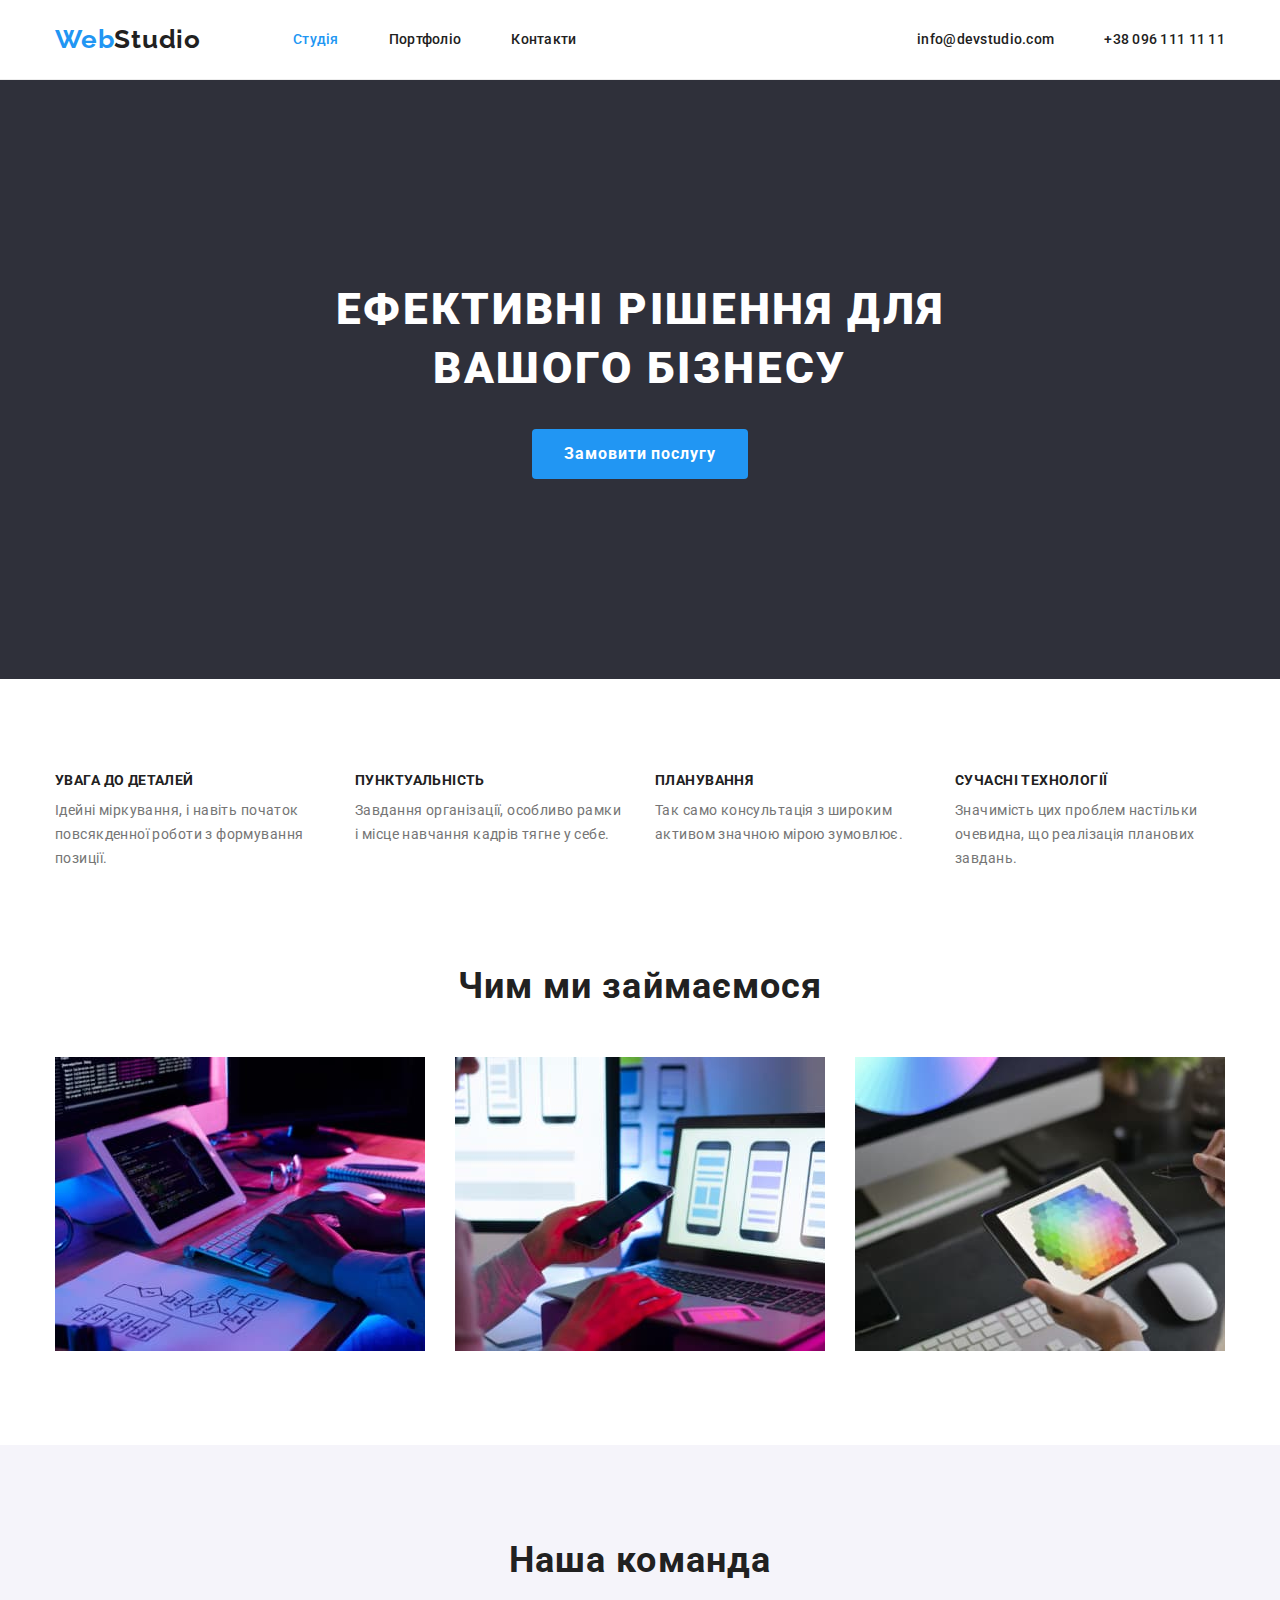
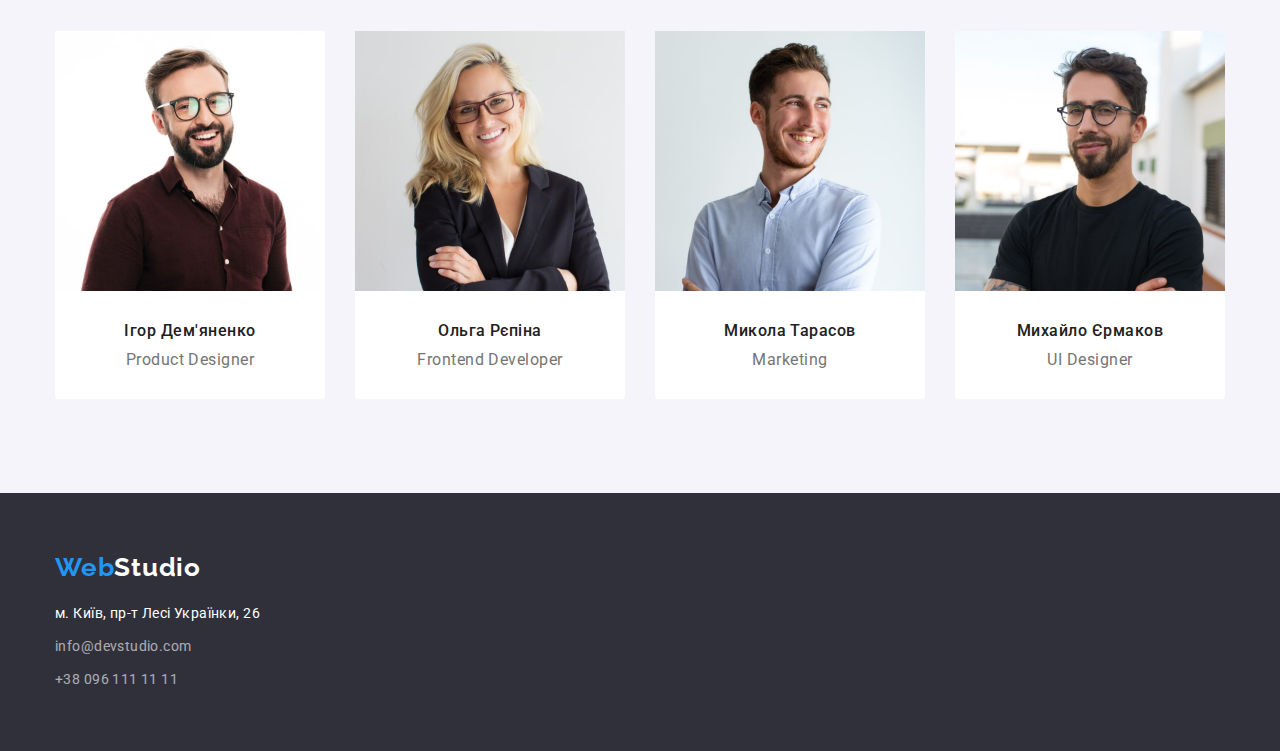
<file: index.html>
<!DOCTYPE html>
<html lang="uk">
  <head>
    <meta charset="UTF-8" />
    <meta http-equiv="X-UA-Compatible" content="IE=edge" />
    <meta name="viewport" content="width=device-width, initial-scale=1.0" />
    <title>Студія</title>
    <link rel="preconnect" href="https://fonts.googleapis.com" />
    <link rel="preconnect" href="https://fonts.gstatic.com" crossorigin />
    <link
      rel="stylesheet"
      href="https://cdn.jsdelivr.net/npm/modern-normalize@1.1.0/modern-normalize.min.css"
    />
    <link
      href="https://fonts.googleapis.com/css2?family=Raleway:wght@700&family=Roboto:wght@400;500;700;900&display=swap"
      rel="stylesheet"
    />
    <link rel="stylesheet" href="./css/styles.css" />
  </head>
  <body>
    <header class="page-header">
      <div class="container">
        <nav class="page-navigation">
          <a class="logo link" href="./index.html"
            ><span class="logo-part">Web</span>Studio</a
          >
          <ul class="menu list">
            <li>
              <a class="menu-link link current" href="./index.html">Студія</a>
            </li>
            <li>
              <a class="menu-link link" href="./portfolio.html">Портфоліо</a>
            </li>
            <li><a class="menu-link link" href="#contacts">Контакти</a></li>
          </ul>
        </nav>
        <ul class="list menu-contacts">
          <li>
            <a class="mail-link link" href="mailto:info@devstudio.com"
              >info@devstudio.com</a
            >
          </li>
          <li>
            <a class="phone-link link" href="tel:+380961111111"
              >+38 096 111 11 11</a
            >
          </li>
        </ul>
      </div>
    </header>
    <main>
      <section class="hero section">
        <div class="container">
          <h1 class="hero-title">Ефективні рішення для вашого бізнесу</h1>
          <button class="hero-button btn" type="button">
            Замовити послугу
          </button>
        </div>
      </section>
      <section class="features section">
        <div class="container">
          <h2 class="visually-hidden">Наші особливості</h2>
          <ul class="list list-features">
            <li class="features-item">
              <h3 class="features-subtitle">Увага до деталей</h3>
              <p class="features-text">
                Ідейні міркування, і навіть початок повсякденної роботи з
                формування позиції.
              </p>
            </li>
            <li class="features-item">
              <h3 class="features-subtitle">Пунктуальність</h3>
              <p class="features-text">
                Завдання організації, особливо рамки і місце навчання кадрів
                тягне у себе.
              </p>
            </li>
            <li class="features-item">
              <h3 class="features-subtitle">Планування</h3>
              <p class="features-text">
                Так само консультація з широким активом значною мірою зумовлює.
              </p>
            </li>
            <li class="features-item">
              <h3 class="features-subtitle">Сучасні технології</h3>
              <p class="features-text">
                Значимість цих проблем настільки очевидна, що реалізація
                планових завдань.
              </p>
            </li>
          </ul>
        </div>
      </section>
      <section class="work section">
        <div class="container">
          <h2 class="section-title">Чим ми займаємося</h2>
          <ul class="list list-work">
            <li class="work-item">
              <img
                class="work-img"
                src="./images/images-index/box1.jpg"
                alt="верстка на ноутбуці"
                width="370"
                height="294"
              />
            </li>
            <li class="work-item">
              <img
                class="work-img"
                src="./images/images-index/box2.jpg"
                alt="верстка на телефоні"
                width="370"
                height="294"
              />
            </li>
            <li class="work-item">
              <img
                class="work-img"
                src="./images/images-index/box3.jpg"
                alt="графічний редактор"
                width="370"
                height="294"
              />
            </li>
          </ul>
        </div>
      </section>
      <section class="team section">
        <div class="container">
          <h2 class="section-title">Наша команда</h2>
          <ul class="list team-list">
            <li class="team-item">
              <img
                class="team-img"
                src="./images/images-index/photo-igor.jpg"
                alt="Ігор Дем'яненко фото"
                width="270"
                height="260"
              />
              <h3 class="team-name">Ігор Дем'яненко</h3>
              <p class="team-place" lang="en">Product Designer</p>
            </li>
            <li class="team-item">
              <img
                class="team-img"
                src="./images/images-index/photo-olga.jpg"
                alt="Ольга Рєпіна фото"
                width="270"
                height="260"
              />
              <p class="team-name">Ольга Рєпіна</p>
              <p class="team-place" lang="en">Frontend Developer</p>
            </li>
            <li class="team-item">
              <img
                class="team-img"
                src="./images/images-index/photo-mykola.jpg"
                alt="Микола Тарасов фото"
                width="270"
                height="260"
              />
              <h3 class="team-name">Микола Тарасов</h3>
              <p class="team-place" lang="en">Marketing</p>
            </li>
            <li class="team-item">
              <img
                class="team-img"
                src="./images/images-index/photo-mychailo.jpg"
                alt="Михайло Єрмаков фото"
                width="270"
                height="260"
              />
              <h3 class="team-name">Михайло Єрмаков</h3>
              <p class="team-place" lang="en">UI Designer</p>
            </li>
          </ul>
        </div>
      </section>
    </main>
    <footer class="footer" id="contacts">
      <div class="container">
        <a class="footer-logo logo link footer-logo" href="./index.html"
          ><span class="logo-part-footer">Web</span>Studio</a
        >
        <address class="contacts">
          <ul class="list">
            <li class="footer-item">
              <a
                class="link contacts-address"
                href="https://goo.gl/maps/Pqn4MnMT374ScPbN7"
                target="_blank"
                rel="noopener noreferrer nofollow"
              >
                м. Київ, пр-т Лесі Українки, 26</a
              >
            </li>
            <li class="footer-item">
              <a class="link contacts-mail" href="mailto:info@devstudio.com"
                >info@devstudio.com</a
              >
            </li>
            <li>
              <a class="link contacts-phone" href="tel:+380961111111"
                >+38 096 111 11 11</a
              >
            </li>
          </ul>
        </address>
      </div>
    </footer>
  </body>
</html>
</file>
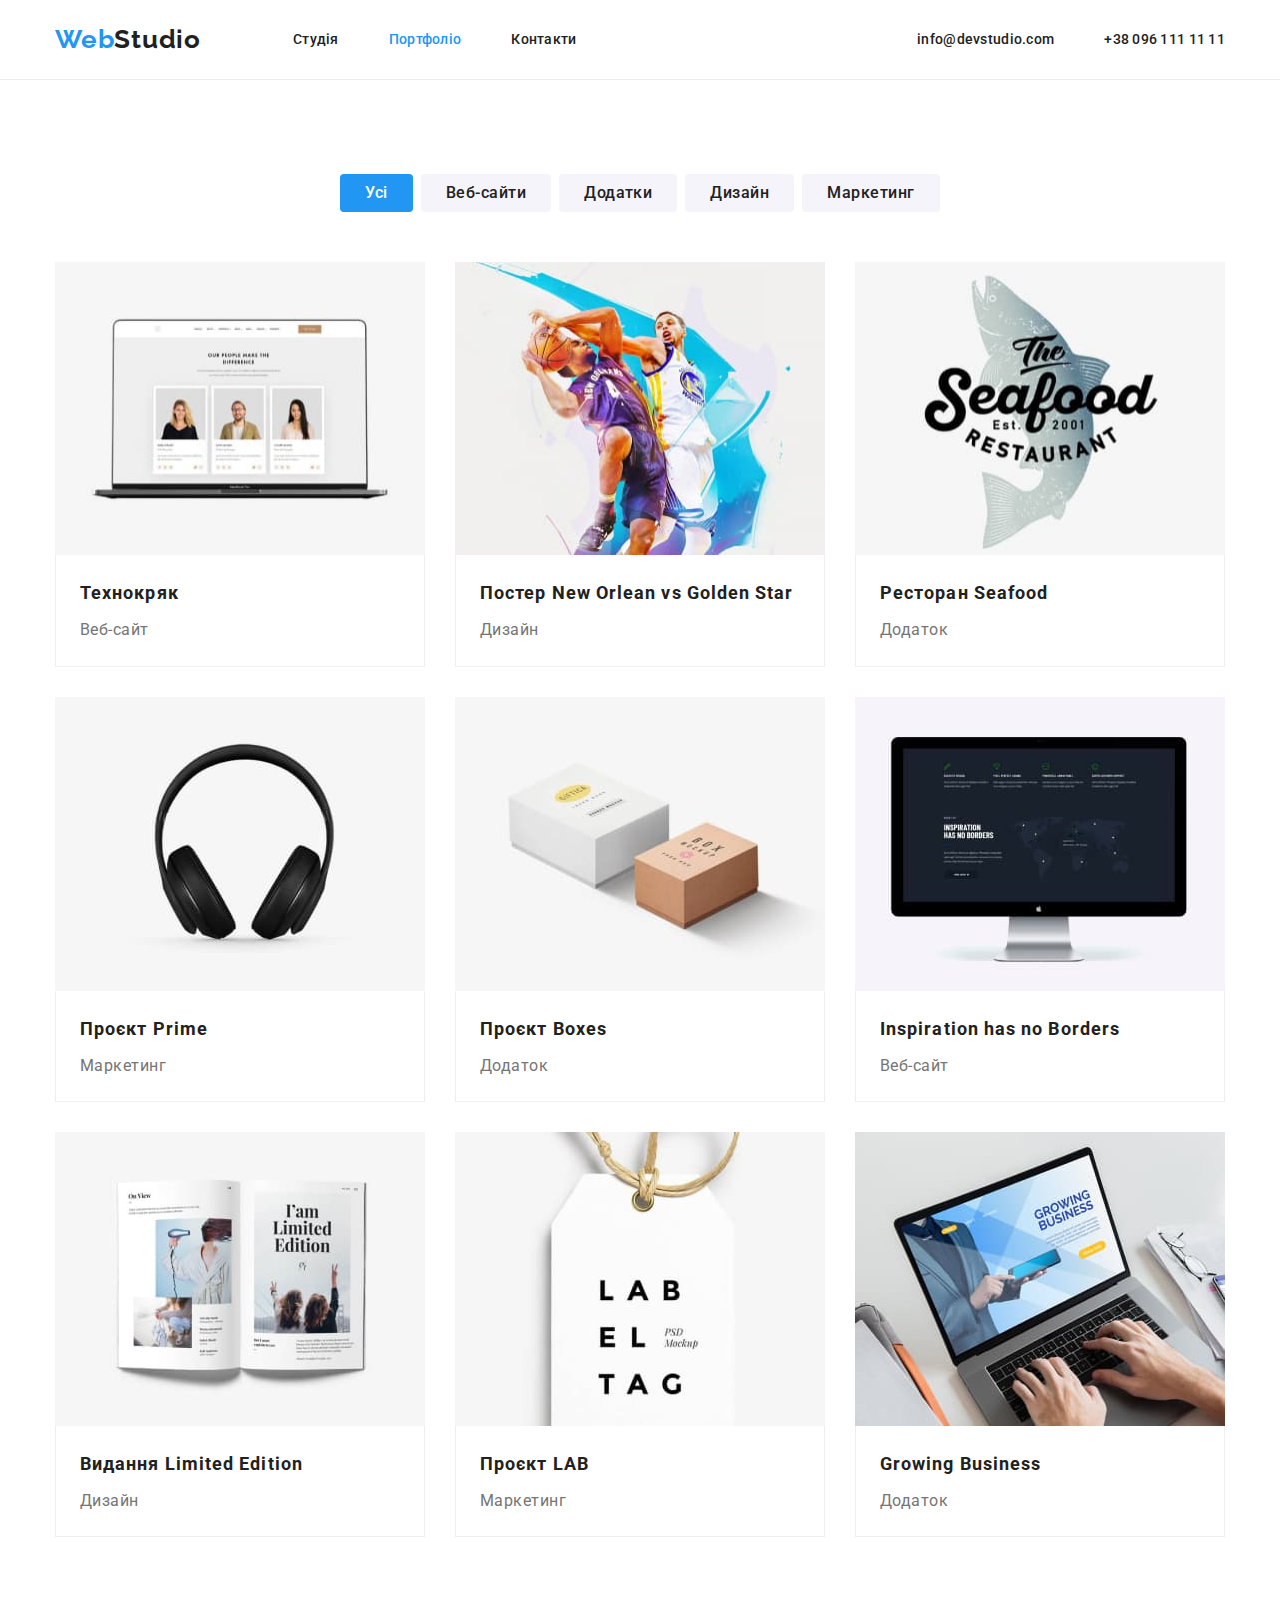
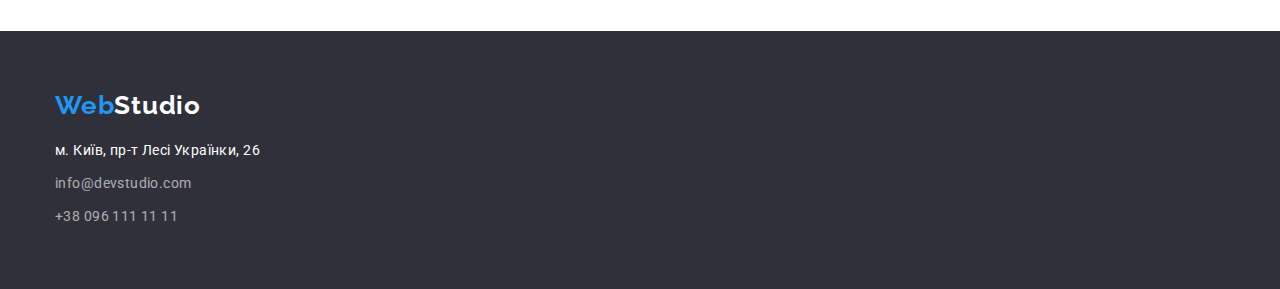
<file: portfolio.html>
<!DOCTYPE html>
<html lang="uk">
  <head>
    <meta charset="UTF-8" />
    <meta http-equiv="X-UA-Compatible" content="IE=edge" />
    <meta name="viewport" content="width=device-width, initial-scale=1.0" />
    <title>Портфоліо</title>
    <link rel="preconnect" href="https://fonts.googleapis.com" />
    <link rel="preconnect" href="https://fonts.gstatic.com" crossorigin />
    <link
      rel="stylesheet"
      href="https://cdn.jsdelivr.net/npm/modern-normalize@1.1.0/modern-normalize.min.css"
    />
    <link
      href="https://fonts.googleapis.com/css2?family=Raleway:wght@700&family=Roboto:wght@400;500;700;900&display=swap"
      rel="stylesheet"
    />
    <link rel="stylesheet" href="./css/styles.css" />
  </head>
  <body>
    <header class="page-header">
      <div class="container">
        <nav class="page-navigation">
          <a class="logo link" href="./index.html"
            ><span class="logo-part">Web</span>Studio</a
          >
          <ul class="menu list">
            <li>
              <a class="menu-link link" href="./index.html">Студія</a>
            </li>
            <li>
              <a class="menu-link link current" href="./portfolio.html"
                >Портфоліо</a
              >
            </li>
            <li><a class="menu-link link" href="#contacts">Контакти</a></li>
          </ul>
        </nav>
        <ul class="list menu-contacts">
          <li>
            <a class="mail-link link" href="mailto:info@devstudio.com"
              >info@devstudio.com</a
            >
          </li>
          <li>
            <a class="phone-link link" href="tel:+380961111111"
              >+38 096 111 11 11</a
            >
          </li>
        </ul>
      </div>
    </header>
    <main>
      <section class="portfolio section">
        <div class="container">
          <h1 class="visually-hidden">Портфоліо</h1>
          <ul class="list portfolio-menu">
            <li class="portfolio-menu-item">
              <button class="portfolio-button btn current" type="button">
                Усі
              </button>
            </li>
            <li class="portfolio-menu-item">
              <button class="portfolio-button btn" type="button">
                Веб-сайти
              </button>
            </li>
            <li class="portfolio-menu-item">
              <button class="portfolio-button btn" type="button">
                Додатки
              </button>
            </li>
            <li class="portfolio-menu-item">
              <button class="portfolio-button btn" type="button">Дизайн</button>
            </li>
            <li class="portfolio-menu-item">
              <button class="portfolio-button btn" type="button">
                Маркетинг
              </button>
            </li>
          </ul>

          <ul class="list portfolio-list">
            <li class="portfolio-list-item">
              <img
                class="portfolio-img"
                src="./images/images-portfolio/project-1.jpg"
                alt="Проект веб-сайту"
                width="370"
                height="294"
              />
              <div class="portfolio-container">
                <h2 class="portfolio-name">Технокряк</h2>
                <p class="portfolio-text">Веб-сайт</p>
              </div>
            </li>
            <li class="portfolio-list-item">
              <img
                class="portfolio-img"
                src="./images/images-portfolio/project-2.jpg"
                alt="Постер із футболістами"
                width="370"
                height="294"
              />
              <div class="portfolio-container">
                <h2 class="portfolio-name">
                  Постер <span lang="en"> New Orlean vs Golden Star</span>
                </h2>
                <p class="portfolio-text">Дизайн</p>
              </div>
            </li>
            <li class="portfolio-list-item">
              <img
                class="portfolio-img"
                src="./images/images-portfolio/project-3.jpg"
                alt="Проект ресторану"
                width="370"
                height="294"
              />
              <div class="portfolio-container">
                <h2 class="portfolio-name">
                  Ресторан <span lang="en">Seafood</span>
                </h2>
                <p class="portfolio-text">Додаток</p>
              </div>
            </li>
            <li class="portfolio-list-item">
              <img
                class="portfolio-img"
                src="./images/images-portfolio/project-4.jpg"
                alt="Проект маркетингу"
                width="370"
                height="294"
              />
              <div class="portfolio-container">
                <h2 class="portfolio-name">
                  Проєкт <span lang="en">Prime</span>
                </h2>
                <p class="portfolio-text">Маркетинг</p>
              </div>
            </li>
            <li class="portfolio-list-item">
              <img
                class="portfolio-img"
                src="./images/images-portfolio/project-5.jpg"
                alt="Проект додатку"
                width="370"
                height="294"
              />
              <div class="portfolio-container">
                <h2 class="portfolio-name">
                  Проєкт <span lang="en">Boxes</span>
                </h2>
                <p class="portfolio-text">Додаток</p>
              </div>
            </li>
            <li class="portfolio-list-item">
              <img
                class="portfolio-img"
                src="./images/images-portfolio/project-6.jpg"
                alt="Проект веб-сайту"
                width="370"
                height="294"
              />
              <div class="portfolio-container">
                <h2 class="portfolio-name" lang="en">
                  Inspiration has no Borders
                </h2>
                <p class="portfolio-text">Веб-сайт</p>
              </div>
            </li>
            <li class="portfolio-list-item">
              <img
                class="portfolio-img"
                src="./images/images-portfolio/project-7.jpg"
                alt="Проект Дизайну"
                width="370"
                height="294"
              />
              <div class="portfolio-container">
                <h2 class="portfolio-name">
                  Видання <span lang="en">Limited Edition</span>
                </h2>
                <p class="portfolio-text">Дизайн</p>
              </div>
            </li>
            <li class="portfolio-list-item">
              <img
                class="portfolio-img"
                src="./images/images-portfolio/project-8.jpg"
                alt="Проект маркетингу"
                width="370"
                height="294"
              />
              <div class="portfolio-container">
                <h2 class="portfolio-name">
                  Проєкт <span lang="en">LAB</span>
                </h2>
                <p class="portfolio-text">Маркетинг</p>
              </div>
            </li>
            <li class="portfolio-list-item">
              <img
                class="portfolio-img"
                src="./images/images-portfolio/project-9.jpg"
                alt="Проект додатку"
                width="370"
                height="294"
              />
              <div class="portfolio-container">
                <h2 class="portfolio-name" lang="en">Growing Business</h2>
                <p class="portfolio-text">Додаток</p>
              </div>
            </li>
          </ul>
        </div>
      </section>
    </main>
    <footer class="footer" id="contacts">
      <div class="container">
        <a class="footer-logo logo link footer-logo" href="./index.html"
          ><span class="logo-part-footer">Web</span>Studio</a
        >
        <address class="contacts">
          <ul class="list">
            <li class="footer-item">
              <a
                class="link contacts-address"
                href="https://goo.gl/maps/Pqn4MnMT374ScPbN7"
                target="_blank"
                rel="noopener noreferrer nofollow"
              >
                м. Київ, пр-т Лесі Українки, 26</a
              >
            </li>
            <li class="footer-item">
              <a class="link contacts-mail" href="mailto:info@devstudio.com"
                >info@devstudio.com</a
              >
            </li>
            <li>
              <a class="link contacts-phone" href="tel:+380961111111"
                >+38 096 111 11 11</a
              >
            </li>
          </ul>
        </address>
      </div>
    </footer>
  </body>
</html>
</file>
<file: css/styles.css>
:root {
  --accent-color: #2196f3;
  --primary-background: #ffffff;
  --secondary-background: #2f303a;
  --tertiary-background: #f5f4fa;
  --primary-text-color: #212121;
  --secondary-text-color: #757575;
  --tertiary-text-color: #ffffff;
  --hover-button-color: #188ce8;
}
body {
  background-color: var(--primary-background);
  font-family: "Roboto", sans-serif;
  color: var(--primary-text-color);
}
.link {
  text-decoration: none;
}
.list {
  list-style: none;
}
.btn {
  cursor: pointer;
}
h1,
h2,
h3,
h4,
p {
  margin-top: 0;
  margin-bottom: 0;
}

ul,
ol {
  margin-top: 0;
  margin-bottom: 0;
  padding-left: 0;
}
img {
  display: block;
  max-width: 100%;
  height: auto;
}
.container {
  width: 1200px;
  padding: 0 15px;
  margin-left: auto;
  margin-right: auto;
}

/* Header styles */
.page-header {
  padding-top: 25px;
  padding-bottom: 25px;
}
.page-header {
  border-bottom: 1px solid #ececec;
}
.page-header > .container {
  display: flex;
  justify-content: space-between;
  align-items: center;
}
.page-navigation {
  display: flex;
  align-items: center;
}
.logo.link {
  margin-right: 92px;
}
.menu {
  display: flex;
  align-items: center;
  gap: 50px;
}
.menu-contacts {
  display: flex;
  align-items: center;
  gap: 50px;
}
.logo {
  font-family: "Raleway", sans-serif;
  font-weight: 700;
  font-size: 26px;
  line-height: 1.1;
  letter-spacing: 0.03em;
  color: inherit;
}
.logo-part {
  color: var(--accent-color);
}
.menu-link,
.mail-link,
.phone-link {
  font-weight: 500;
  font-size: 14px;
  line-height: 1.14;
  letter-spacing: 0.02em;
  color: inherit;
}
.menu-link:hover,
.menu-link:focus,
.mail-link:hover,
.mail-link:focus,
.phone-link:hover,
.phone-link:focus {
  color: var(--accent-color);
}
.link.current {
  color: var(--accent-color);
}
/* Footer styles */
.footer {
  background-color: var(--secondary-background);
  color: var(--tertiary-text-color);
}
.footer {
  padding-top: 60px;
  padding-bottom: 60px;
}
.logo-part-footer {
  color: var(--accent-color);
}
.footer .logo.link {
  display: inline-block;
  margin-right: 0;
  margin-bottom: 20px;
}
.footer-item {
  margin-bottom: 9px;
}

.contacts {
  font-style: normal;
  font-weight: 400;
  font-size: 14px;
  line-height: 1.71;
  letter-spacing: 0.03em;
}
.contacts-address,
.contacts-mail,
.contacts-phone {
  color: inherit;
}
.contacts-mail,
.contacts-phone {
  opacity: 60%;
}
.contacts-address:hover,
.contacts-address:focus,
.contacts-mail:hover,
.contacts-mail:focus,
.contacts-phone:hover,
.contacts-phone:focus {
  color: var(--accent-color);
}

.section {
  padding-top: 94px;
  padding-bottom: 94px;
}

/* Головний заголовок */
.hero {
  background-color: var(--secondary-background);
  text-align: center;
  padding-top: 200px;
  padding-bottom: 200px;
}
.hero-title {
  font-family: "Roboto";
  font-style: normal;
  font-weight: 900;
  font-size: 44px;
  line-height: 1.36;
  letter-spacing: 0.06em;
  text-transform: uppercase;
  color: var(--tertiary-text-color);
  width: 696px;
  margin-bottom: 30px;
  margin-left: auto;
  margin-right: auto;
}
.hero-button {
  display: inline-block;
  font-weight: 700;
  font-size: 16px;
  line-height: 1.86;
  align-items: center;
  letter-spacing: 0.06em;
  background-color: var(--accent-color);
  color: var(--tertiary-text-color);
  padding: 10px 32px;
  border-radius: 4px;
  border: none;
}
.hero-button:hover,
.hero-button:focus {
  background-color: var(--hover-button-color);
}
/* Наші особливості */
.visually-hidden {
  position: absolute;
  white-space: nowrap;
  width: 1px;
  height: 1px;
  overflow: hidden;
  border: 0;
  padding: 0;
  clip: rect(0 0 0 0);
  clip-path: inset(50%);
  margin: -1px;
}
.list-features {
  display: flex;
  justify-content: space-between;
  gap: 30px;
}
.features-item {
  flex-basis: calc((100% - 90px) / 4);
}

.features-subtitle {
  font-weight: 700;
  font-size: 14px;
  line-height: 1.14;
  letter-spacing: 0.03em;
  text-transform: uppercase;
  margin-bottom: 10px;
}
.features-text {
  font-weight: 400;
  font-size: 14px;
  line-height: 1.71;
  letter-spacing: 0.03em;
  color: var(--secondary-text-color);
}
/* Чим ми займаємось */
.section-title {
  font-weight: 700;
  font-size: 36px;
  line-height: 1.17;
  text-align: center;
  letter-spacing: 0.03em;
  margin-bottom: 50px;
}
.list-work {
  display: flex;
  justify-content: space-between;
}
.work {
  padding-top: 0;
}
/* Наша команда */
.team {
  background-color: var(--tertiary-background);
}
.team-list {
  display: flex;
  justify-content: space-between;
  gap: 30px;
}
.team-img {
  padding-bottom: 30px;
}
.team-name {
  font-weight: 500;
  font-size: 16px;
  line-height: 1.19;
  letter-spacing: 0.03em;
  text-align: center;
  margin-bottom: 10px;
}
.team-place {
  font-family: "Roboto";
  font-style: normal;
  font-weight: 400;
  font-size: 16px;
  line-height: 1.19;
  letter-spacing: 0.03em;
  color: var(--secondary-text-color);
  text-align: center;
  padding-bottom: 30px;
}
.team-item {
  background-color: var(--primary-background);
  border-radius: 4px;
  flex-basis: calc((100%-90px) / 4);
}
/* Сторінка портфолоіо */

.portfolio-menu {
  display: flex;
  justify-content: center;
  gap: 8px;
  margin-bottom: 50px;
}
.portfolio-button {
  font-weight: 500;
  font-size: 16px;
  line-height: 1.62;
  letter-spacing: 0.03em;
  color: inherit;
  background-color: var(--tertiary-background);
  display: inline-block;
  padding: 6px 25px;
  border-radius: 4px;
  border: none;
}
.portfolio-button:hover,
.portfolio-button:focus {
  color: var(--tertiary-text-color);
  background-color: var(--accent-color);
}
.btn.current {
  background-color: var(--accent-color);
  color: var(--tertiary-text-color);
}
.portfolio-list {
  display: flex;
  flex-wrap: wrap;
  gap: 30px;
}
.portfolio-list-item {
  flex-basis: calc((100% - 60px) / 3);
}

.portfolio-container {
  padding: 20px 24px;
  border-bottom: solid 1px #eeeeee;
  border-left: solid 1px #eeeeee;
  border-right: solid 1px #eeeeee;
}
.portfolio-name {
  font-weight: 700;
  font-size: 18px;
  line-height: 2;
  letter-spacing: 0.06em;
  margin-bottom: 4px;
}
.portfolio-text {
  font-weight: 400;
  font-size: 16px;
  line-height: 1.88;
  letter-spacing: 0.03em;
  color: var(--secondary-text-color);
}
</file>
